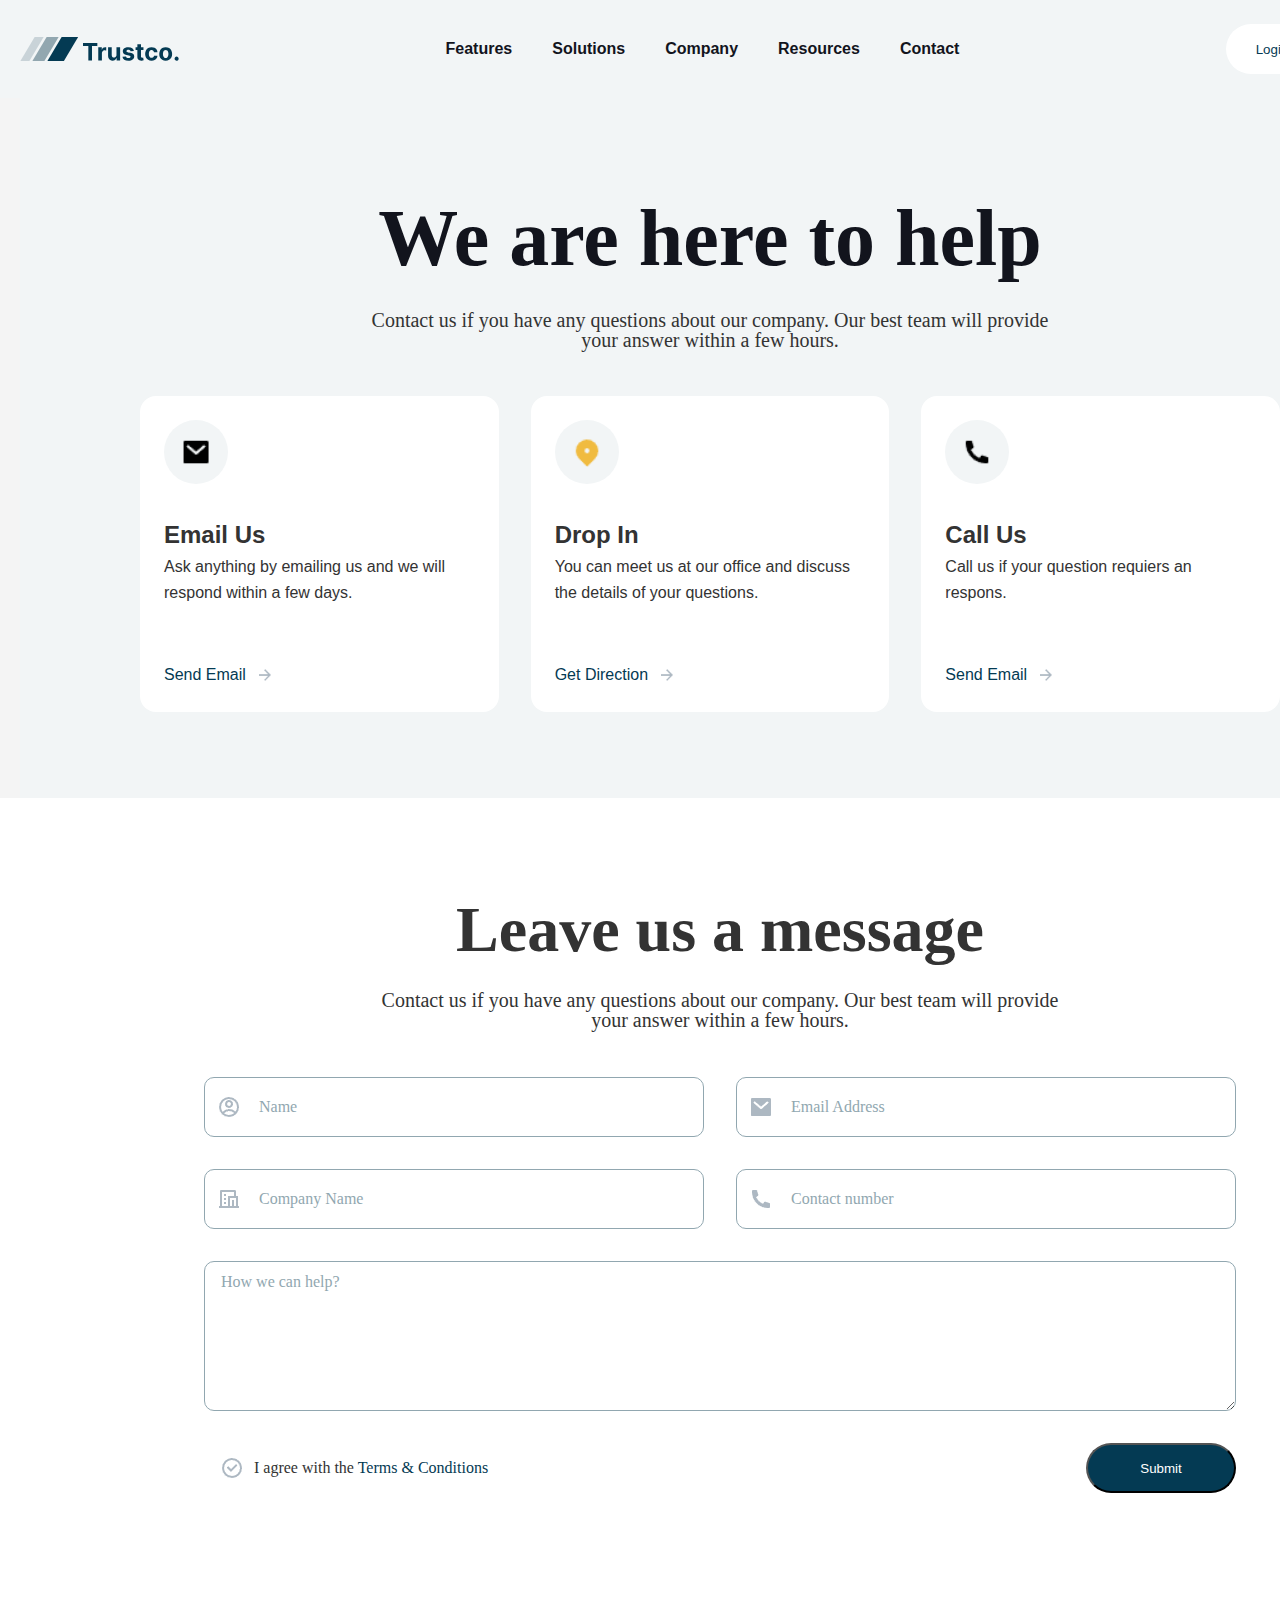
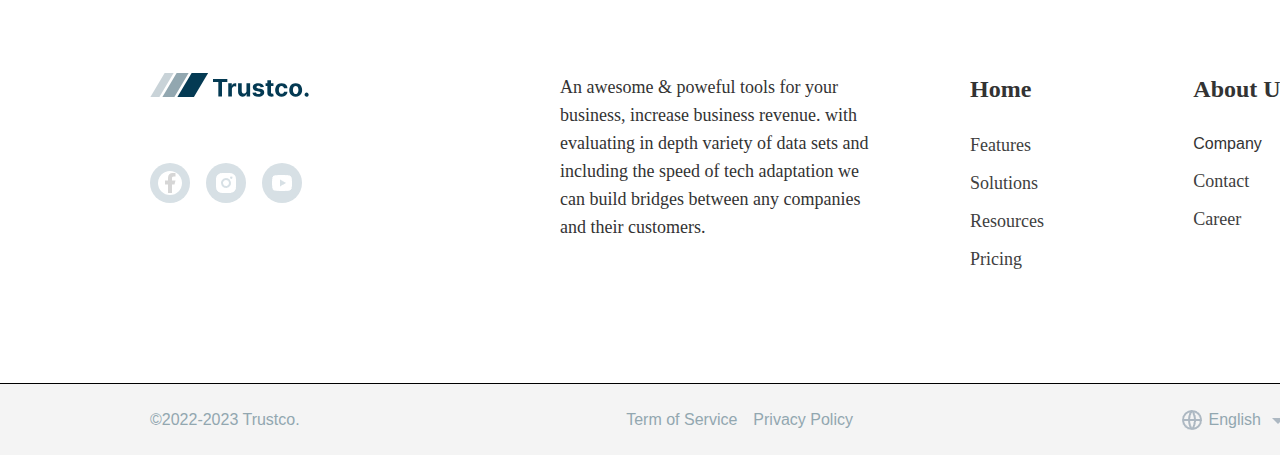
<file: contact.html>
<!DOCTYPE html>
<html lang="en">

<head>
    <meta charset="UTF-8">
    <meta name="viewport" content="width=device-width, initial-scale=1.0">
    <title>Landing Page Title</title>
    <link rel="stylesheet" href="style.css">
</head>

<body>
    <header>
        <nav class="container navbar">
            <div class="logo">
                <svg width="159" height="24" viewBox="0 0 159 24" fill="none" xmlns="http://www.w3.org/2000/svg">
                    <g clip-path="url(#clip0_4_1946)">
                        <path d="M41.625 0H58.125L43.875 24H27.375L41.625 0Z" fill="#043A53" />
                        <path d="M26.625 0H38.625L24.375 24H12.375L26.625 0Z" fill="#92A7B0" />
                        <path d="M14.625 0H23.625L9.375 24H0.375L14.625 0Z" fill="#C9D3D8" />
                    </g>
                    <path d="M63 9.04261V6H77.3352V9.04261H71.9915V23.4545H68.3437V9.04261H63Z" fill="#043A53" />
                    <path
                        d="M78.2685 23.4545V10.3636H81.7883V12.6477H81.9247C82.1633 11.8352 82.5639 11.2216 83.1264 10.8068C83.6889 10.3864 84.3366 10.1761 85.0696 10.1761C85.2514 10.1761 85.4474 10.1875 85.6577 10.2102C85.8679 10.233 86.0526 10.2642 86.2116 10.304V13.5256C86.0412 13.4744 85.8054 13.429 85.5043 13.3892C85.2031 13.3494 84.9276 13.3295 84.6776 13.3295C84.1435 13.3295 83.6662 13.446 83.2457 13.679C82.831 13.9062 82.5014 14.2244 82.2571 14.6335C82.0185 15.0426 81.8991 15.5142 81.8991 16.0483V23.4545H78.2685Z"
                        fill="#043A53" />
                    <path
                        d="M96.4837 17.8807V10.3636H100.114V23.4545H96.6285V21.0767H96.4922C96.1967 21.8438 95.7052 22.4602 95.0177 22.9261C94.3359 23.392 93.5035 23.625 92.5206 23.625C91.6456 23.625 90.8757 23.4261 90.2109 23.0284C89.5462 22.6307 89.0263 22.0653 88.6513 21.3324C88.282 20.5994 88.0945 19.7216 88.0888 18.6989V10.3636H91.7195V18.0511C91.7251 18.8239 91.9325 19.4347 92.3416 19.8835C92.7507 20.3324 93.299 20.5568 93.9865 20.5568C94.424 20.5568 94.8331 20.4574 95.2138 20.2585C95.5945 20.054 95.9013 19.7528 96.1342 19.3551C96.3729 18.9574 96.4893 18.4659 96.4837 17.8807Z"
                        fill="#043A53" />
                    <path
                        d="M113.911 14.0966L110.587 14.3011C110.53 14.017 110.408 13.7614 110.22 13.5341C110.033 13.3011 109.786 13.1165 109.479 12.9801C109.178 12.8381 108.817 12.767 108.396 12.767C107.834 12.767 107.359 12.8864 106.973 13.125C106.587 13.358 106.393 13.6705 106.393 14.0625C106.393 14.375 106.518 14.6392 106.768 14.8551C107.018 15.071 107.447 15.2443 108.055 15.375L110.425 15.8523C111.697 16.1136 112.646 16.5341 113.271 17.1136C113.896 17.6932 114.209 18.4545 114.209 19.3977C114.209 20.2557 113.956 21.0085 113.45 21.6562C112.95 22.304 112.263 22.8097 111.388 23.1733C110.518 23.5312 109.516 23.7102 108.379 23.7102C106.646 23.7102 105.266 23.3494 104.237 22.6278C103.214 21.9006 102.615 20.9119 102.439 19.6619L106.01 19.4744C106.118 20.0028 106.379 20.4062 106.794 20.6847C107.209 20.9574 107.74 21.0938 108.388 21.0938C109.024 21.0938 109.536 20.9716 109.922 20.7273C110.314 20.4773 110.513 20.1563 110.518 19.7642C110.513 19.4347 110.374 19.1648 110.101 18.9545C109.828 18.7386 109.408 18.5739 108.839 18.4602L106.572 18.0085C105.294 17.7528 104.342 17.3097 103.717 16.679C103.098 16.0483 102.788 15.2443 102.788 14.267C102.788 13.4261 103.016 12.7017 103.47 12.0938C103.93 11.4858 104.575 11.017 105.405 10.6875C106.24 10.358 107.217 10.1932 108.337 10.1932C109.99 10.1932 111.291 10.5426 112.24 11.2415C113.195 11.9403 113.751 12.892 113.911 14.0966Z"
                        fill="#043A53" />
                    <path
                        d="M123.458 10.3636V13.0909H115.575V10.3636H123.458ZM117.364 7.22727H120.995V19.4318C120.995 19.767 121.046 20.0284 121.148 20.2159C121.251 20.3977 121.393 20.5256 121.575 20.5994C121.762 20.6733 121.978 20.7102 122.222 20.7102C122.393 20.7102 122.563 20.696 122.734 20.6676C122.904 20.6335 123.035 20.608 123.126 20.5909L123.697 23.2926C123.515 23.3494 123.259 23.4148 122.93 23.4886C122.6 23.5682 122.2 23.6165 121.728 23.6335C120.853 23.6676 120.086 23.5511 119.427 23.2841C118.773 23.017 118.265 22.6023 117.901 22.0398C117.538 21.4773 117.359 20.767 117.364 19.9091V7.22727Z"
                        fill="#043A53" />
                    <path
                        d="M131.597 23.7102C130.256 23.7102 129.103 23.4261 128.137 22.858C127.177 22.2841 126.438 21.4886 125.921 20.4716C125.41 19.4545 125.154 18.2841 125.154 16.9602C125.154 15.6193 125.413 14.4432 125.93 13.4318C126.452 12.4148 127.194 11.6222 128.154 11.054C129.114 10.4801 130.256 10.1932 131.58 10.1932C132.722 10.1932 133.722 10.4006 134.58 10.8153C135.438 11.2301 136.117 11.8125 136.617 12.5625C137.117 13.3125 137.393 14.1932 137.444 15.2045H134.018C133.921 14.5511 133.665 14.0256 133.251 13.6278C132.842 13.2244 132.305 13.0227 131.64 13.0227C131.077 13.0227 130.586 13.1761 130.165 13.483C129.751 13.7841 129.427 14.2244 129.194 14.804C128.961 15.3835 128.844 16.0852 128.844 16.9091C128.844 17.7443 128.958 18.4545 129.185 19.0398C129.418 19.625 129.745 20.071 130.165 20.3778C130.586 20.6847 131.077 20.8381 131.64 20.8381C132.055 20.8381 132.427 20.7528 132.756 20.5824C133.092 20.4119 133.367 20.1648 133.583 19.8409C133.805 19.5114 133.95 19.1165 134.018 18.6562H137.444C137.387 19.6562 137.114 20.5369 136.626 21.2983C136.143 22.054 135.475 22.6449 134.623 23.071C133.771 23.4972 132.762 23.7102 131.597 23.7102Z"
                        fill="#043A53" />
                    <path
                        d="M145.683 23.7102C144.359 23.7102 143.214 23.429 142.249 22.8665C141.288 22.2983 140.547 21.5085 140.024 20.4972C139.501 19.4801 139.24 18.3011 139.24 16.9602C139.24 15.608 139.501 14.4261 140.024 13.4148C140.547 12.3977 141.288 11.608 142.249 11.0455C143.214 10.4773 144.359 10.1932 145.683 10.1932C147.007 10.1932 148.149 10.4773 149.109 11.0455C150.075 11.608 150.82 12.3977 151.342 13.4148C151.865 14.4261 152.126 15.608 152.126 16.9602C152.126 18.3011 151.865 19.4801 151.342 20.4972C150.82 21.5085 150.075 22.2983 149.109 22.8665C148.149 23.429 147.007 23.7102 145.683 23.7102ZM145.7 20.8977C146.303 20.8977 146.805 20.7273 147.209 20.3864C147.612 20.0398 147.916 19.5682 148.121 18.9716C148.331 18.375 148.436 17.696 148.436 16.9347C148.436 16.1733 148.331 15.4943 148.121 14.8977C147.916 14.3011 147.612 13.8295 147.209 13.483C146.805 13.1364 146.303 12.9631 145.7 12.9631C145.092 12.9631 144.581 13.1364 144.166 13.483C143.757 13.8295 143.447 14.3011 143.237 14.8977C143.033 15.4943 142.93 16.1733 142.93 16.9347C142.93 17.696 143.033 18.375 143.237 18.9716C143.447 19.5682 143.757 20.0398 144.166 20.3864C144.581 20.7273 145.092 20.8977 145.7 20.8977Z"
                        fill="#043A53" />
                    <path
                        d="M156.609 23.6761C156.047 23.6761 155.564 23.4773 155.16 23.0795C154.763 22.6761 154.564 22.1932 154.564 21.6307C154.564 21.0739 154.763 20.5966 155.16 20.1989C155.564 19.8011 156.047 19.6023 156.609 19.6023C157.155 19.6023 157.632 19.8011 158.041 20.1989C158.45 20.5966 158.655 21.0739 158.655 21.6307C158.655 22.0057 158.558 22.3494 158.365 22.6619C158.178 22.9688 157.93 23.2159 157.624 23.4034C157.317 23.5852 156.979 23.6761 156.609 23.6761Z"
                        fill="#043A53" />
                    <defs>
                        <clipPath id="clip0_4_1946">
                            <rect width="58.5" height="24" fill="white" />
                        </clipPath>
                    </defs>
                </svg>
            </div>
            <div class="nav-element">
                <a href="./index.html">Features</a>
                <a href="./index.html">Solutions</a>
                <a href="./index.html">Company</a>
                <a href="./index.html">Resources</a>
                <a href="#">Contact</a>
            </div>
            <div class="nav-btn">
                <button>
                    Login
                </button>
                <button>
                    Sign up
                </button>
            </div>
            <div class="hamberger">
                <svg width="25" height="25" viewBox="0 0 25 25" fill="none" xmlns="http://www.w3.org/2000/svg">
                    <path
                        d="M20.55 11.8916H4.45C3.92533 11.8916 3.5 12.3169 3.5 12.8416V12.9416C3.5 13.4663 3.92533 13.8916 4.45 13.8916H20.55C21.0747 13.8916 21.5 13.4663 21.5 12.9416V12.8416C21.5 12.3169 21.0747 11.8916 20.55 11.8916Z"
                        fill="black" />
                    <path
                        d="M20.55 16.8916H4.45C3.92533 16.8916 3.5 17.3169 3.5 17.8416V17.9416C3.5 18.4663 3.92533 18.8916 4.45 18.8916H20.55C21.0747 18.8916 21.5 18.4663 21.5 17.9416V17.8416C21.5 17.3169 21.0747 16.8916 20.55 16.8916Z"
                        fill="black" />
                    <path
                        d="M20.55 6.8916H4.45C3.92533 6.8916 3.5 7.31693 3.5 7.8416V7.9416C3.5 8.46627 3.92533 8.8916 4.45 8.8916H20.55C21.0747 8.8916 21.5 8.46627 21.5 7.9416V7.8416C21.5 7.31693 21.0747 6.8916 20.55 6.8916Z"
                        fill="black" />
                </svg>
            </div>
        </nav>
    </header>

    <main>
        <section class="container">
            <div id="contact-section" class="contact-section">
                <div >
                    <div class="contact-container-1">
                        <h1>We are here to help</h1>
                        <p>Contact us if you have any questions about our company. Our best team will
                            provide your answer within a few hours.</p>
                    </div>
                    <div class="contact-container-2">
                        <div class="container-2-card">
                            <div> <img src="./assets/mail-logo.png" alt="mail-logo"/>  </div>
                            <div>
                                <div>
                                    <h4>Email Us</h4>
                                    <p>Ask anything by emailing us and we will
                                        respond within a few days.</p> 
                                </div>
                                <div>
                                    <p>Send Email</p>
                                    <img src="./assets/arrow-right-line.png" alt="right-arrow" class="right-arrow" />
                                </div>  
                            </div>
                        </div>
                        <div class="container-2-card">
                            <div> <img src="./assets/location-logo.png" alt="location-logo"/>  </div>
                            <div>
                                <div>
                                    <h4>Drop In</h4>
                                    <p>You can meet us at our office and
                                        discuss the details of your questions.</p> 
                                </div>
                                 
                                <div>
                                    <p>Get Direction</p>
                                    <img src="./assets/arrow-right-line.png" alt="right-arrow" class="right-arrow" />
                                </div>  
                            </div>
                        </div>
                        <div class="container-2-card">
                            <div> <img src="./assets/phone-logo.png" alt="phone-logo"/>  </div>
                            <div>
                                <div>
                                    <h4>Call Us</h4>
                                    <p>Call us if your question requiers an
                                        respons.</p> 
                                </div>
                                 
                                <div>
                                    <p>Send Email</p>
                                    <img src="./assets/arrow-right-line.png" alt="right-arrow" class="right-arrow"/>
                                </div>  
                            </div>
                        </div>
                    </div>
                </div>
            </div>
        </section>

        <section class="container">
            <section class="leave-message">
               <div>
                  <div class="message-container-1">
                    <h2>Leave us a message</h2>
                    <p>Contact us if you have any questions about our company. Our best team will
                        provide your answer within a few hours.</p>
                  </div>
                  <div class="message-container-2">
                    <div>
                        <div class="message-input-container">
                            <img src="./assets/Accunt-logo.png" alt="profile-logo"/>
                            <input placeholder="Name" value="Name"/>
                        </div>
                        <div class="message-input-container">
                            <img src="./assets/mail-fill.png" alt="profile-logo"/>
                            <input placeholder="Email Address" value="Email Address" />
                        </div>
                    </div>
                    <div>
                        <div class="message-input-container">
                            <img src="./assets/hotel-line.png" alt="profile-logo"/>
                            <input placeholder="Company Name" value="Company Name"/>
                        </div>
                        <div class="message-input-container">
                            <img src="./assets/phone-fill.png" alt="profile-logo"/>
                            <input placeholder="Contact number" value="Contact number" />
                        </div>
                    </div>
                    <div>
                        <textarea placeholder="How we can help?"> How we can help?</textarea>
                    </div>
                  </div>
                  <div class="message-container-3">
                    <div>
                        <div>
                            <img src="./assets/checkbox-circle-line.png" alt="checkbox-circle-line4"/>
                            <p>I agree with the <span>Terms & Conditions</span> </p>
                        </div>
                        <button>Submit</button>
                    </div>
                  </div>
               </div>
            </section>
        </section> 
    </main>

    <!-- footer section  -->
    <footer class="container">
        <section id="footer" class="footer-section">
            <div>
                <div class="footer-card-1">
                    <div>
                        <svg width="211" height="32" viewBox="0 0 211 32" fill="none" xmlns="http://www.w3.org/2000/svg">
                            <g clip-path="url(#clip0_4_1946)">
                                <path d="M41.625 0H58.125L43.875 24H27.375L41.625 0Z" fill="#043A53" />
                                <path d="M26.625 0H38.625L24.375 24H12.375L26.625 0Z" fill="#92A7B0" />
                                <path d="M14.625 0H23.625L9.375 24H0.375L14.625 0Z" fill="#C9D3D8" />
                            </g>
                            <path d="M63 9.04261V6H77.3352V9.04261H71.9915V23.4545H68.3437V9.04261H63Z" fill="#043A53" />
                            <path
                                d="M78.2685 23.4545V10.3636H81.7883V12.6477H81.9247C82.1633 11.8352 82.5639 11.2216 83.1264 10.8068C83.6889 10.3864 84.3366 10.1761 85.0696 10.1761C85.2514 10.1761 85.4474 10.1875 85.6577 10.2102C85.8679 10.233 86.0526 10.2642 86.2116 10.304V13.5256C86.0412 13.4744 85.8054 13.429 85.5043 13.3892C85.2031 13.3494 84.9276 13.3295 84.6776 13.3295C84.1435 13.3295 83.6662 13.446 83.2457 13.679C82.831 13.9062 82.5014 14.2244 82.2571 14.6335C82.0185 15.0426 81.8991 15.5142 81.8991 16.0483V23.4545H78.2685Z"
                                fill="#043A53" />
                            <path
                                d="M96.4837 17.8807V10.3636H100.114V23.4545H96.6285V21.0767H96.4922C96.1967 21.8438 95.7052 22.4602 95.0177 22.9261C94.3359 23.392 93.5035 23.625 92.5206 23.625C91.6456 23.625 90.8757 23.4261 90.2109 23.0284C89.5462 22.6307 89.0263 22.0653 88.6513 21.3324C88.282 20.5994 88.0945 19.7216 88.0888 18.6989V10.3636H91.7195V18.0511C91.7251 18.8239 91.9325 19.4347 92.3416 19.8835C92.7507 20.3324 93.299 20.5568 93.9865 20.5568C94.424 20.5568 94.8331 20.4574 95.2138 20.2585C95.5945 20.054 95.9013 19.7528 96.1342 19.3551C96.3729 18.9574 96.4893 18.4659 96.4837 17.8807Z"
                                fill="#043A53" />
                            <path
                                d="M113.911 14.0966L110.587 14.3011C110.53 14.017 110.408 13.7614 110.22 13.5341C110.033 13.3011 109.786 13.1165 109.479 12.9801C109.178 12.8381 108.817 12.767 108.396 12.767C107.834 12.767 107.359 12.8864 106.973 13.125C106.587 13.358 106.393 13.6705 106.393 14.0625C106.393 14.375 106.518 14.6392 106.768 14.8551C107.018 15.071 107.447 15.2443 108.055 15.375L110.425 15.8523C111.697 16.1136 112.646 16.5341 113.271 17.1136C113.896 17.6932 114.209 18.4545 114.209 19.3977C114.209 20.2557 113.956 21.0085 113.45 21.6562C112.95 22.304 112.263 22.8097 111.388 23.1733C110.518 23.5312 109.516 23.7102 108.379 23.7102C106.646 23.7102 105.266 23.3494 104.237 22.6278C103.214 21.9006 102.615 20.9119 102.439 19.6619L106.01 19.4744C106.118 20.0028 106.379 20.4062 106.794 20.6847C107.209 20.9574 107.74 21.0938 108.388 21.0938C109.024 21.0938 109.536 20.9716 109.922 20.7273C110.314 20.4773 110.513 20.1563 110.518 19.7642C110.513 19.4347 110.374 19.1648 110.101 18.9545C109.828 18.7386 109.408 18.5739 108.839 18.4602L106.572 18.0085C105.294 17.7528 104.342 17.3097 103.717 16.679C103.098 16.0483 102.788 15.2443 102.788 14.267C102.788 13.4261 103.016 12.7017 103.47 12.0938C103.93 11.4858 104.575 11.017 105.405 10.6875C106.24 10.358 107.217 10.1932 108.337 10.1932C109.99 10.1932 111.291 10.5426 112.24 11.2415C113.195 11.9403 113.751 12.892 113.911 14.0966Z"
                                fill="#043A53" />
                            <path
                                d="M123.458 10.3636V13.0909H115.575V10.3636H123.458ZM117.364 7.22727H120.995V19.4318C120.995 19.767 121.046 20.0284 121.148 20.2159C121.251 20.3977 121.393 20.5256 121.575 20.5994C121.762 20.6733 121.978 20.7102 122.222 20.7102C122.393 20.7102 122.563 20.696 122.734 20.6676C122.904 20.6335 123.035 20.608 123.126 20.5909L123.697 23.2926C123.515 23.3494 123.259 23.4148 122.93 23.4886C122.6 23.5682 122.2 23.6165 121.728 23.6335C120.853 23.6676 120.086 23.5511 119.427 23.2841C118.773 23.017 118.265 22.6023 117.901 22.0398C117.538 21.4773 117.359 20.767 117.364 19.9091V7.22727Z"
                                fill="#043A53" />
                            <path
                                d="M131.597 23.7102C130.256 23.7102 129.103 23.4261 128.137 22.858C127.177 22.2841 126.438 21.4886 125.921 20.4716C125.41 19.4545 125.154 18.2841 125.154 16.9602C125.154 15.6193 125.413 14.4432 125.93 13.4318C126.452 12.4148 127.194 11.6222 128.154 11.054C129.114 10.4801 130.256 10.1932 131.58 10.1932C132.722 10.1932 133.722 10.4006 134.58 10.8153C135.438 11.2301 136.117 11.8125 136.617 12.5625C137.117 13.3125 137.393 14.1932 137.444 15.2045H134.018C133.921 14.5511 133.665 14.0256 133.251 13.6278C132.842 13.2244 132.305 13.0227 131.64 13.0227C131.077 13.0227 130.586 13.1761 130.165 13.483C129.751 13.7841 129.427 14.2244 129.194 14.804C128.961 15.3835 128.844 16.0852 128.844 16.9091C128.844 17.7443 128.958 18.4545 129.185 19.0398C129.418 19.625 129.745 20.071 130.165 20.3778C130.586 20.6847 131.077 20.8381 131.64 20.8381C132.055 20.8381 132.427 20.7528 132.756 20.5824C133.092 20.4119 133.367 20.1648 133.583 19.8409C133.805 19.5114 133.95 19.1165 134.018 18.6562H137.444C137.387 19.6562 137.114 20.5369 136.626 21.2983C136.143 22.054 135.475 22.6449 134.623 23.071C133.771 23.4972 132.762 23.7102 131.597 23.7102Z"
                                fill="#043A53" />
                            <path
                                d="M145.683 23.7102C144.359 23.7102 143.214 23.429 142.249 22.8665C141.288 22.2983 140.547 21.5085 140.024 20.4972C139.501 19.4801 139.24 18.3011 139.24 16.9602C139.24 15.608 139.501 14.4261 140.024 13.4148C140.547 12.3977 141.288 11.608 142.249 11.0455C143.214 10.4773 144.359 10.1932 145.683 10.1932C147.007 10.1932 148.149 10.4773 149.109 11.0455C150.075 11.608 150.82 12.3977 151.342 13.4148C151.865 14.4261 152.126 15.608 152.126 16.9602C152.126 18.3011 151.865 19.4801 151.342 20.4972C150.82 21.5085 150.075 22.2983 149.109 22.8665C148.149 23.429 147.007 23.7102 145.683 23.7102ZM145.7 20.8977C146.303 20.8977 146.805 20.7273 147.209 20.3864C147.612 20.0398 147.916 19.5682 148.121 18.9716C148.331 18.375 148.436 17.696 148.436 16.9347C148.436 16.1733 148.331 15.4943 148.121 14.8977C147.916 14.3011 147.612 13.8295 147.209 13.483C146.805 13.1364 146.303 12.9631 145.7 12.9631C145.092 12.9631 144.581 13.1364 144.166 13.483C143.757 13.8295 143.447 14.3011 143.237 14.8977C143.033 15.4943 142.93 16.1733 142.93 16.9347C142.93 17.696 143.033 18.375 143.237 18.9716C143.447 19.5682 143.757 20.0398 144.166 20.3864C144.581 20.7273 145.092 20.8977 145.7 20.8977Z"
                                fill="#043A53" />
                            <path
                                d="M156.609 23.6761C156.047 23.6761 155.564 23.4773 155.16 23.0795C154.763 22.6761 154.564 22.1932 154.564 21.6307C154.564 21.0739 154.763 20.5966 155.16 20.1989C155.564 19.8011 156.047 19.6023 156.609 19.6023C157.155 19.6023 157.632 19.8011 158.041 20.1989C158.45 20.5966 158.655 21.0739 158.655 21.6307C158.655 22.0057 158.558 22.3494 158.365 22.6619C158.178 22.9688 157.93 23.2159 157.624 23.4034C157.317 23.5852 156.979 23.6761 156.609 23.6761Z"
                                fill="#043A53" />
                            <defs>
                                <clipPath id="clip0_4_1946">
                                    <rect width="58.5" height="32" fill="white" />
                                </clipPath>
                            </defs>
                        </svg>
                    </div>
                    <div class="footer-social-links">
                        <div>
                            <img src="./assets/facebook-logo.svg" alt="facebook-image"/>
                        </div>
                        <div>
                            <img src="./assets/insta-image.png" alt="insta-image"/>
                        </div>
                        <div>
                            <img src="./assets/youtube-image.png" alt="youtube-image"/>
                        </div>
                    </div>
                </div>
                <div class="footer-card-2">
                    <p>An awesome & poweful tools for your business, increase business revenue. with evaluating in depth variety of data sets and including the speed of tech adaptation we can build bridges between any companies and their customers.</p>
                </div>
                <div class="footer-card-3">
                    <div>
                        <h4>Home</h4>
                        <a href="#">Features</a>
                        <a href="#">Solutions</a>
                        <a href="#">Resources</a>
                        <a href="#">Pricing</a>
                    </div>
                    <div>
                        <h4>About Us</h4>
                        <p href="#">Company</p>
                        <a href="#">Contact</a>
                        <a href="#">Career</a>
                    </div>
                </div>
            </div>
        </section>
        <section class="terms-section">
            <div>
                <div><p>©2022-2023 Trustco.</p></div>
                <div class="term-policy">
                    <p>Term of Service</p>
                    <p>Privacy Policy</p>
                </div>
                <div class="term-setting">
                    <img src="./assets/global-line-logo.png" alt="global-line-logo image" />
                    <p>English</p>
                    <img src="./assets/arrow-down-logo.png" alt="arrow-down-logo image" />
                </div>
            </div>
        </section>
    </footer>
</body>

</html>
</file>
<file: style.css>
* {
    box-sizing: border-box;
}

/* Color Palette (CSS Variables) */
:root {
    --primary-color: #007bff;
    --secondary-color: #6c757d;
    --accent-color: #28a745;
    --background-color: #f4f4f4;
    --primary-white-color: #FFF;
    --text-color: #12141D;
    --text-color-100: #404040;
    --text-color-200: #92A7B0;
    --base-color: #F2F5F6;
    --background-color-100: #043A53;
    --background-color-200: #F2F5F629;
}

body {
    margin: 0;
    background-color: var(--primary-white-color);
}


.section--blue {
    background-color: dodgerblue;
}

.section--dark {
    background-color: gold;
}

.navbar {
    display: flex;
    justify-content: space-between;
    padding: 24px 20px;
    background-color: var(--base-color);
}

.logo {
    display: flex;
    align-items: center;
    justify-content: center;
}

.nav-element {
    display: flex;
    gap: 40px;
    color:  var(--text-color);
    align-items: center;
}

.nav-element>a {
    color: var(--text-color);
    font-weight: 700;
    font-size: 16px;
    line-height: 100%;
    letter-spacing: 0%;
    text-align: center;
}

.nav-btn {
    display: flex;
    gap: 10px;
}

.nav-btn>button {
    gap: 10px;
    width: 92px;
    height: 50px;
    padding-top: 8px;
    padding-right: 16px;
    padding-bottom: 8px;
    padding-left: 16px;
    border-radius: 42px;
}

.nav-btn>button:nth-child(1) {
    color: var(--background-color-100);
    background-color: var(--primary-white-color);
    border: none;
}

.nav-btn>button:nth-child(2) {
    background-color: var(--background-color-100);;
    color: var(--primary-white-color);
}

.hamberger {
    justify-content: center;
    align-items: center;
    display: none;
}

.container {
    width: auto;
    margin: 0px 16px;
}

.hero-section {
    width: 100%;
    height: 700px;
    display: flex;
    justify-content: center;
    align-items: center;
}

.inner-hero-section {
    width: 1200px;
    height: 340px;
    display: flex;
    justify-content: center;
}

.first-hero {
    width: 200px;
    height: 100%;
    order: 1;
}
.first-hero img {
    width: 100%;
    height: 100%;
}

.second-hero {
    width: 710px;
    height: 280px;
    order: 2;
    display: flex;
    flex-direction: column;
    justify-content: space-between;
    gap: 32px;
    align-items: center;
}

.third-hero {
    width: 210px;
    height: 100%;
    order: 3;
}
.third-hero img {
    width: 100%;
    height: 100%;
}

.hero-text>h1 {
    font-family: Lato;
    font-weight: 800;
    font-size: 64px;
    line-height: 64px;
    letter-spacing: -2%;
    text-align: center;
}

.hero-text>p {
    font-family: Lato;
    font-weight: 500;
    font-size: 20px;
    line-height: 100%;
    letter-spacing: 0%;
    text-align: center;
    padding: 0px 15px 0px 15px;
}

.hero-btn {
    width: 410px;
    height: 65px;
    gap: 32px;
    display: flex;
}

.hero-btn>button {
    width: 141px;
    height: 60px;
    gap: 25px;
    padding-top: 16px;
    padding-right: 20px;
    padding-bottom: 16px;
    padding-left: 20px;
    border-radius: 55px;
    background-color: var(--background-color-100);;
    font-weight: 700;
    font-size: 16px;
    color: var(--primary-white-color);
}

.hero-play-btn {
    width: 236px;
    height: 67px;
    gap: 16px;
    padding-top: 16px;
    padding-right: 20px;
    padding-bottom: 16px;
    padding-left: 20px;
    border-radius: 55px;
    display: flex;
    align-items: center;
    justify-content: center;
}

.hero-play-btn>p {
    font-weight: 700;
    font-size: 18px;
    line-height: 28px;
    letter-spacing: 0%;
    text-align: right;
    vertical-align: middle;

}

.play-logo {
    position: relative;
    width: 35px;
    height: 35px;
    background-color: var(--background-color-100);;
    border-radius: 50%;
    display: flex;
    align-items: center;
    justify-content: center;
    padding-left: 3px;
}

.play-logo>p {
    width: 0;
    height: 0;
    border-left: 8px solid transparent;
    border-right: 8px solid transparent;
    border-bottom: 14px solid var(--base-color);
    transform: rotate(90deg);
    margin: 0;
}

/* trusted brands section css */

.brands-container {
    background-color: var(--primary-white-color);
    height: 100px;
    width: 1440px;
    margin: auto;
}

.brands {
    width: 1140px;
    height: 100%;
    margin: auto;
    display: flex;
    gap: 64px;
    align-items: center;
    background-color: var(--primary-white-color);
}

.brands>p {
    width: 260px;
    text-align: left;
    font-size: 16px;
}

.brands-list {
    display: flex;
    gap: 64px;
    align-items: center;
    justify-content: space-between;
}

/* video section css */

.video-section {
    width: 1440px;
    height: 940px;
    gap: 64px;
    padding-top: 100px;
    padding-right: 150px;
    padding-left: 150px;
    padding-bottom: 0px;
    background-color: var(--background-color-100);;
}

.video-section>div {
    width: 1140px;
    height: 100%;
    margin: auto;
    display: flex;
    flex-direction: column;
    justify-content: space-between;
}

.video-description {
    width: 100%;
    height: 144px;
    display: flex;
    justify-content: space-between;
}

.video-description>h1 {
    width: 100%;
    font-weight: 700;
    font-size: 50px;
    line-height: 72px;
    letter-spacing: -2%;
    color: var(--primary-white-color);
}

.video-description>h1>span {
    color: #F0B73F;
}

.video-description>div {
    width: 100%;
    display: flex;
    justify-content: flex-end;
    padding: 10px;
}

.video-description>div>p {
    width: 432px;
    font-weight: 400;
    font-size: 20px;
    line-height: 30px;
    letter-spacing: 0%;
    color: var(--primary-white-color);
}

.video-thumbnail {
    width: 100%;
    height: 640px;
    position: relative;
    overflow: hidden;
    border-top-left-radius: 16px;
    border-top-right-radius: 16px;
}

.video-thumbnail>a {
    display: block;
    width: 100%;
    height: 100%;
    position: relative;
}

.video-thumbnail>a>img {
    width: 100%;
    height: 100%;
    object-fit: cover;
    border-top-left-radius: 16px;
    border-top-right-radius: 16px;
}

.video-thumbnail-play {
    position: absolute;
    top: 50%;
    left: 50%;
    transform: translate(-50%, -50%);
    width: 120px;
    height: 120px;
    background-color: var(--primary-white-color);
    border-radius: 50%;
    display: flex;
    align-items: center;
    justify-content: center;
}

.video-thumbnail-play .play-icon {
    width: 0;
    height: 0;
    border-left: 24px solid var(--background-color-100);;
    border-top: 16px solid transparent;
    border-bottom: 16px solid transparent;
}

/* benefits section css */

.benefits-section {
    width: 1440px;
    height: 670px;
    background-color: var(--primary-white-color);
    gap: 64px;
    padding: 100px 150px;
}


.benefits-section>div {
    width: 1140px;
    height: 470px;
    background-color: var(--primary-white-color);
    margin: auto;
    display: flex;
    gap: 64px;
}

.benefits-container-1 {
    width: 256px;
    height: 100%;
    display: flex;
    flex-direction: column;
    gap: 32px;
}

.benefits-container-1>button {
    width: 125px;
    height: 43px;
    gap: 10px;
    padding: 4px 24px;
    border-radius: 100px;
    background-color: var(--background-color-100);;
    font-family: Lato;
    font-weight: 400;
    font-size: 18px;
    line-height: 35px;
    letter-spacing: 0%;
    color: var(--primary-white-color);
    border: none;


}

.benefits-container-1>h1 {
    width: 100%;
    height: 144px;
    font-weight: 700;
    font-size: 54px;
    line-height: 72px;
    letter-spacing: -2%;
    color: var(--text-color);
}

.benefits-container-1>p {
    width: 100%;
    height: 90px;
    font-weight: 400;
    font-size: 20px;
    line-height: 30px;
    letter-spacing: 0%;
    color: var(--text-color);
}

.benefits-container-2 {
    width: 820px;
    height: 100%;
    display: flex;
    gap: 16px;
}

.benefit-card {
    width: 262.67px;
    height: 390px;
    display: flex;
    flex-direction: column;
    gap: 16px;
    padding: 32px 24px;
    border-radius: 16px;
    background-color: var(--base-color);
}

.benefits-container-2>div:last-child {
    height: 470px;
}


.benefit-card>svg {
    width: 93px;
    height: 84px;
}

.benefits-container-2>div:last-child>svg {
    width: 104px;
    height: 104px;
}

.benefit-card>h3 {
    font-family: Lato;
    font-weight: 700;
    font-size: 24px;
    line-height: 32px;
    letter-spacing: 0%;
}

.benefit-card>p {
    font-family: Lato;
    font-weight: 400;
    font-size: 18px;
    line-height: 28px;
    letter-spacing: 0%;
}

/* numbers section css */

.numbers-section {
    width: 1440px;
    height: 320px;
    background-color: var(--primary-white-color);
    gap: 64px;
    padding: 100px 150px;
}


.numbers-section>div {
    width: 1140px;
    height: 120px;
    background-color: var(--primary-white-color);
    margin: auto;
    display: grid;
    grid-template-columns: repeat(4, 1fr);
    gap: 64px;
}

.numbers-card {
    width: 237px;
    height: 120px;
    display: flex;
    flex-direction: column;
    justify-content: center;
    align-items: center;
}

.numbers-card>h1 {
    font-family: Lato;
    font-weight: 700;
    font-size: 60px;
    line-height: 72px;
    letter-spacing: -2%;
    text-align: center;
    color: var(--background-color-100);;
}

.numbers-card>p {
    font-family: Lato;
    font-weight: 700;
    font-size: 24px;
    line-height: 32px;
    letter-spacing: 0%;
    text-align: center;
    color: #1E1E1E;
}

/* building bridges section css */

.bridges-section {
    width: 1440px;
    height: 700;
    background-color: var(--primary-white-color);
    gap: 77px;
    display: flex;
}

.bridges-container-1 {
    width: 700px;
    height: 100%;
    position: relative;
    display: flex;
    align-items: center;
    justify-content: flex-start;
    order: 1
}

.bridges-container-1>img {
    width: 629px;
    height: 100%;
    border-top-right-radius: 16px;
    border-bottom-right-radius: 16px;
}

.bridges-container-1>svg {
    position: absolute;
    bottom: 0px;
}

.bridges-container-2 {
    width: 511px;
    height: 700px;
    gap: 32px;
    display: flex;
    justify-content: center;
    flex-direction: column;
    order: 2
}

.bridges-container-2>h1 {
    font-family: Lato;
    font-weight: 700;
    font-size: 60px;
    line-height: 72px;
    letter-spacing: -2%;
    color: var(--text-color);

}

.bridges-container-2>h1>span {
    color: var(--text-color-200);
}

.bridges-container-2>p {
    font-family: Lato;
    font-weight: 400;
    font-size: 20px;
    line-height: 30px;
    letter-spacing: 0%;
}

.bridges-view-btn {
    width: 205px;
    height: 64px;
    gap: 25px;
    padding: 16px 16px 16px 24px;
    border-radius: 55px;
    background-color: var(--background-color-100);;
    display: flex;
    gap: 25px;
    justify-content: center;
    align-items: center;
    color: var(--primary-white-color);
}

.bridges-view-btn>p:last-child {
    width: 24px;
    height: 24px;
    background-color: var(--background-color-200);
    text-align: center;
    border-radius: 50%;
}



/* meet founders section css */

.founders-section {
    width: 1440px;
    height: 774px;
    background-color: var(--primary-white-color);
    gap: 77px;
    padding: 100px 0px 100px 0px;

}

.founders-section>div {
    width: 1140px;
    height: 100%;
    margin: auto;
    display: flex;
    gap: 64px;
}

.founders-container-2 {
    width: 700px;
    height: 100%;
    position: relative;
    display: flex;
    align-items: center;
    justify-content: flex-end;
    order: 2
}

.founders-container-2>img {
    width: 100%;
    height: 100%;
    object-fit: cover;
    border-top-right-radius: 16px;
    border-bottom-right-radius: 16px;
}

.founders-container-2>svg {
    position: absolute;
    bottom: -70px;
    left: -400px;
}

.founders-container-1 {
    width: 511px;
    height: 700px;
    gap: 32px;
    display: flex;
    flex-direction: column;
    order: 1;
}

.founders-container-1>h1 {
    font-family: Lato;
    font-weight: 700;
    font-size: 60px;
    line-height: 72px;
    letter-spacing: -2%;
    color: var(--text-color);

}

.founders-container-1>h1>span {
    color: var(--text-color-200);
}

.founders-container-1>p {
    font-family: Lato;
    font-weight: 400;
    font-size: 20px;
    line-height: 30px;
    letter-spacing: 0%;
}

.founders-team-btn {
    width: 336px;
    height: 64px;
    gap: 25px;
    padding: 16px 16px 16px 24px;
    border-radius: 55px;
    background-color: var(--background-color-100);;
    display: flex;
    gap: 25px;
    justify-content: center;
    align-items: center;
    color: var(--primary-white-color);
}

.founders-team-btn>p:last-child {
    width: 24px;
    height: 24px;
    background-color: var(--background-color-200);
    text-align: center;
    border-radius: 50%;
}

/* testimonial section css */

.testimonial-section {
    width: 1440px;
    height: 671px;
    padding: 100px 150px;
    background-color: var(--base-color);
}

.testimonial-section>div {
    display: flex;
    width: 1140px;
    flex-direction: column;
    gap: 64px;
}

.testimonial-container-1 {
    display: flex;
    width: 100%;
    height: 75px;
    justify-content: space-between;
    align-items: center;
}

.testimonial-container-1>h1 {
    font-family: Lato;
    font-weight: 700;
    font-size: 60px;
    line-height: 72px;
    letter-spacing: -2%;
}

.testimonial-container-1>div {
    display: flex;
    align-items: center;
    gap: 16px;
}

.testimonial-container-1>div>p {
    font-family: Lato;
    font-weight: 700;
    font-size: 18px;
    line-height: 28px;
    letter-spacing: 0%;
    text-align: right;
    vertical-align: middle;
}

.testimonial-container-2 {
    display: flex;
    width: 100%;
    height: 260px;
    gap: 32px;
}

.testimonial-container-2>div {
    width: 100%;
    height: 100%;
    border-radius: 16px;
    padding: 24px;
    display: flex;
    flex-direction: column;
    gap: 24px;
    background-color: var(--primary-white-color);
    box-shadow: 0px 1px 2px 0px #00000014;
}

.testimonial-container-2>div>p {
    width: 47px;
    height: 14px;
    opacity: 0.9;
    font-family: Lato;
    font-weight: 700;
    font-size: 90px;
    line-height: 70px;
    letter-spacing: -1.67px;
    color: #F0B73F;
}

.testimonial-container-2>div>h6 {
    height: 96px;
    font-family: Lato;
    font-weight: 400;
    font-size: 24px;
    line-height: 32px;
    letter-spacing: 0%;
    color: var(--text-color);
}

.testimonial-user {
    display: flex;
    width: 299px;
    height: 53px;
    gap: 12px;
}

.testimonial-user>img {
    width: 48px;
    height: 48px;
    border-radius: 50%;
}

.testimonial-user>div>h6 {
    font-family: Lato;
    font-weight: 700;
    font-size: 16px;
    line-height: 24px;
    letter-spacing: 0%;
}

.testimonial-user>div>p {
    font-family: Lato;
    font-weight: 400;
    font-size: 16px;
    line-height: 24px;
    letter-spacing: 0%;
    color: var(--text-color-100);
}

.testimonial-container-3 {
    width: 173px;
    height: 12px;
    margin: auto;
    display: flex;
    gap: 11px;
}

.testimonial-container-3>div {
    width: 20px;
    border-radius: 10px;
    background-color: #D7E0E5;
}

.testimonial-container-3>div:nth-child(2) {
    width: 80px;
    border-radius: 10px;
    background-color: var(--background-color-100);;
}

.testimonial-container-4 {
    display: none;
}

#testimonials-card {
    display: none;
}


/* blogs section css */

.blogs-section {
    width: 1440px;
    height: 923px;
    padding: 100px 150px 150px 150px;
    background-color: var(--base-color);
}

.blogs-section>div {
    display: flex;
    width: 1140px;
    flex-direction: column;
    gap: 64px;
}

.blogs-container-1 {
    display: flex;
    width: 100%;
    height: 72px;
    justify-content: space-between;
    align-items: center;
}

.blogs-container-1>h1 {
    font-family: Lato;
    font-weight: 700;
    font-size: 60px;
    line-height: 72px;
    letter-spacing: -2%;
}

.blogs-container-1>div {
    display: flex;
    align-items: center;
    gap: 16px;
}

.blogs-container-1>div>p {
    font-family: Lato;
    font-weight: 700;
    font-size: 18px;
    line-height: 28px;
    letter-spacing: 0%;
    text-align: right;
    vertical-align: middle;
}

.blogs-container-1 span {
    font-family: Lato;
    font-weight: 700;
    font-size: 60px;
    line-height: 72px;
    letter-spacing: 0%;
    text-align: center;
    color: var(--background-color-100);;
}

.blogs-container-2 {
    display: flex;
    width: 100%;
    height: 537px;
    gap: 32px;
}

.blogs-container-2>div {
    width: 100%;
    height: 100%;
    border-radius: 8px;
    display: flex;
    flex-direction: column;
    gap: 16px;
    background-color: var(--primary-white-color);
    box-shadow: 0px 1px 2px 0px #00000014;
    border: 1px solid var(--base-color);
}

.blogs-container-2>div>img {
    width: 100%;
    height: 257px;
    border-top-left-radius: 8px;
    border-top-right-radius: 8px;
}

.blogs-inner-card {
    width: 100%;
    height: 264px;
    padding-right: 25px;
    padding-bottom: 24px;
    padding-left: 25px;
    display: flex;
    flex-direction: column;
    gap: 16px;
}

.blogs-inner-card>h6 {
    font-family: Lato;
    font-weight: 700;
    font-size: 24px;
    line-height: 32px;
    letter-spacing: 0%;
}

.blogs-inner-card>p:nth-child(1) {
    font-family: Lato;
    font-weight: 700;
    font-size: 16px;
    line-height: 24px;
}

.blogs-inner-card>p:nth-child(1) span {
    color: var(--text-color-100);
    font-weight: 400;
    margin-left: 10px;
}

.blogs-inner-card>p:nth-child(3) {
    font-family: Lato;
    font-weight: 400;
    font-size: 18px;
    line-height: 28px;
    letter-spacing: 0%;
    color: var(--text-color-100);
}

.blogs-inner-card>div {
    display: flex;
    gap: 16px;
    align-items: center;
    font-family: Lato;
    font-weight: 700;
    font-size: 18px;
    line-height: 28px;
}

/* cta banner css */

.cta-banner-section {
    width: 1440px;
    height: 520px;
    background-color: var(--text-color);
    display: flex;
    align-items: center;
    position: relative;
    overflow: hidden;
}

.cta-banner-section>div {
    margin-left: 150px;
    width: 673px;
    height: 312px;
    display: flex;
    flex-direction: column;
    gap: 50px;
}

.cta-banner-section>div>h1 {
    font-family: Lato;
    font-weight: 700;
    font-size: 60px;
    line-height: 72px;
    letter-spacing: -2%;
    text-transform: capitalize;
    color: var(--primary-white-color);
}

.cta-banner-section img {
    position: absolute;
    top: 0;
    right: 0px;
    width: 773px;
    height: 700px;
    object-fit: cover;
}

.cta-banner-section>div>div {
    display: flex;
    flex-direction: column;
    gap: 24px;
    color: var(--primary-white-color);
    font-family: Lato;
    font-weight: 400;
    font-size: 20px;
    line-height: 30px;
    letter-spacing: 0%;
}

.trial-btn {
    width: 273px;
    height: 64px;
    gap: 25px;
    padding: 16px 16px 16px 24px;
    border-radius: 55px;
    display: flex;
    gap: 25px;
    justify-content: center;
    align-items: center;
    color: var(--primary-white-color);
    background-color: #F0B73F;
}

.trial-btn>p:last-child {
    width: 24px;
    height: 24px;
    background-color: var(--background-color-200);
    text-align: center;
    border-radius: 50%;
}


/* footer section css */

.footer-section {
    width: 1440px;
    height: 390px;
    background-color: var(--primary-white-color);
    padding: 80px 150px;
}

.footer-section>div {
    width: 1140px;
    margin: auto;
    display: grid;
    grid-template-columns: repeat(3, 1fr);
    gap: 90px;
}

.footer-card-1 {
    width: 100%;
    display: flex;
    flex-direction: column;
    gap: 50px;
}

.footer-social-links {
    display: flex;
    width: 247px;
    height: 40px;
    gap: 16px;
}

.footer-social-links>div {
    width: 40px;
    height: 100%;
    border-radius: 50%;
    background-color: #D7E0E5;
    display: flex;
    align-items: center;
    justify-content: center;
}

.footer-social-links img {
    width: 24px;
    height: 24px;
    border-radius: 50%;
}

.footer-social-links>div:nth-child(1)>img {
    background-color: var(--primary-white-color);
}

.footer-card-2>p {
    font-family: Lato;
    font-weight: 400;
    font-size: 18px;
    line-height: 28px;
    letter-spacing: 0%;
}

.footer-card-3 {
    width: 100%;
    display: flex;
    justify-content: space-between;
}

.footer-card-3>div {
    display: flex;
    flex-direction: column;
    gap: 10px;
}

.footer-card-3 h4 {
    font-family: Lato;
    font-weight: 700;
    font-size: 24px;
    line-height: 32px;
    letter-spacing: 0%;
    margin-bottom: 16px;
}

.footer-card-3 a {
    font-family: Lato;
    font-weight: 400;
    font-size: 18px;
    line-height: 28px;
    letter-spacing: 0%;
    color: var(--text-color-100);
}

/* Site credit section css */

.site-credit-section {
    width: 1440px;
    height: 338px;
    display: flex;
    justify-content: center;
    align-items: center;
    gap: 10px;
    padding-top: 40px;
    padding-bottom: 40px;
    background-color: var(--base-color);

}

.site-credit-section>div {
    width: 676px;
    height: 278px;
    border-radius: 20px;
    border: 1px solid #888888;
    background-color: var(--primary-white-color);
    display: flex;
    flex-direction: column;
    align-items: center;
}

.site-credit-section>div>p {
    width: 100%;
    height: 84px;
    gap: 10px;
    text-align: center;
    padding-top: 30px;
    border-bottom: 1px solid #888888;
    font-family: Poppins;
    font-weight: 400;
    font-size: 16px;
    line-height: 24px;
    letter-spacing: 0.2px;
}

.site-credit-section span {
    color: #6439FF;
}

.collaboarators {
    width: 100%;
    height: 194px;
    display: flex;
    flex-direction: column;
    justify-content: center;
    align-items: center;
    gap: 30px;
    padding: 30px 100px;
}

.collaboarators>p {
    font-family: Poppins;
    font-weight: 400;
    font-size: 16px;
    line-height: 24px;
    letter-spacing: 0.2px;
}

.collaboarators>div {
    display: flex;
    gap: 19px;
}

.collaboarators img {
    width: 80px;
    height: 80px;
    border-radius: 50%;
}

.terms-section {
    width: 1440px;
    height: 72px;
    border-top: 1px solid #000000;
}

.terms-section>div {
    width: 1140px;
    height: 100%;
    margin: auto;
    display: flex;
    justify-content: space-between;
    align-items: center;
    color: var(--text-color-200);
}

.term-policy {
    display: flex;
    gap: 16px;
}

.term-setting {
    display: flex;
    gap: 5px;
    align-items: center;
    justify-content: center;
}

.term-policy img {
    width: 24px;
    height: 24px;
}

/* contact page css */

.contact-section {
    width: 1400px;
    height: 700px;
    gap: 10px;
    padding: 100px 120px;
    display: flex;
    flex-direction: column;
    margin: auto;
    background-color: var(--base-color);

}

.contact-section>div {
    width: 1140px;
    display: flex;
    justify-content: center;
    align-items: center;
    flex-direction: column;
    gap: 32px;
}

.contact-container-1 {
    width: 709px;
    height: 166px;
    display: flex;
    flex-direction: column;
    gap: 16px;
}

.contact-container-1 h1 {
    font-family: Lato;
    font-weight: 800;
    font-size: 80px;
    line-height: 100%;
    letter-spacing: -2%;
    text-align: center;
    color: var(--text-color);

}

.contact-container-1 p {
    font-family: Lato;
    font-weight: 500;
    font-size: 20px;
    line-height: 100%;
    letter-spacing: 0%;
    text-align: center;
}

.contact-container-2 {
    width: 100%;
    height: 316px;
    display: flex;
    gap: 32px;
    justify-content: space-between;
}

.contact-container-2>div {
    width: 100%;
    height: 100%;
    display: flex;
    flex-direction: column;
    gap: 32px;
    border-radius: 16px;
    padding: 24px;
    background-color: var(--primary-white-color);
}

.container-2-card>div:nth-child(1) {
    width: 64px;
    height: 64px;
    border-radius: 50%;
    background-color: var(--base-color);
    display: flex;
    justify-content: center;
    align-items: center;
}

.container-2-card>div>img {
    width: 30px;
    height: 30px;
}

.container-2-card>div:nth-child(2) {
    width: 100%;
    height: 172px;
    display: flex;
    flex-direction: column;
    justify-content: space-between;
}

.container-2-card>div:nth-child(2)>div:nth-child(2) {
    width: 100%;
    display: flex;
    align-items: center;
    gap: 10px;
    color: var(--background-color-100);;
}

.right-arrow {
    width: 18px;
    height: 18px;
}

.leave-message {
    width: 1440px;
    height: 795px;
    gap: 10px;
    padding: 100px 120px;
    background-color: var(--primary-white-color);
}

.leave-message>div {
    width: 1200px;
    height: 595px;
    display: flex;
    flex-direction: column;
    align-items: center;
    gap: 32px;
}

.message-container-1 {
    width: 709px;
    height: 147px;
    display: flex;
    flex-direction: column;
    align-items: center;
    gap: 16px;
}

.message-container-1>h2 {
    font-family: Lato;
    font-weight: 800;
    font-size: 64px;
    line-height: 100%;
    letter-spacing: -2%;
    text-align: center;
}

.message-container-1 p {
    font-family: Lato;
    font-weight: 500;
    font-size: 20px;
    line-height: 100%;
    letter-spacing: 0%;
    text-align: center;
}

.message-container-2 {
    width: 100%;
    display: flex;
    flex-direction: column;
    height: 334px;
    gap: 32px;
    padding-right: 84px;
    padding-left: 84px;

}

.message-container-2>div {
    display: flex;
    gap: 32px;
}

.message-input-container {
    width: 100%;
    height: 60px;
    border-radius: 10px;
    padding: 12px;
    gap: 16px;
    display: flex;
    align-items: center;
    border: 1px solid #91A7B0
}

.message-input-container input {
    outline: none;
    border: none;
    font-family: Lato;
    font-weight: 400;
    font-size: 16px;
    line-height: 100%;
    letter-spacing: 0%;
    color: #91A7B0;
}

.message-input-container image {
    width: 36px;
    height: 36px;
}

.message-container-2 textarea {
    width: 100%;
    height: 150px;
    gap: 15px;
    border-radius: 10px;
    border-width: 1px;
    padding: 12px;
    border: 1px solid #91A7B0;
    color: #91A7B0;
    font-family: Lato;
    font-weight: 400;
    font-size: 16px;
    line-height: 100%;
    letter-spacing: 0%;
    outline: none;
}

.message-container-3 {
    display: flex;
    width: 100%;
    height: 50px;
    justify-content: space-between;
    padding-right: 84px;
    padding-left: 84px;
}

.message-container-3>div {
    width: 1140px;
    height: 100%;
    display: flex;
    justify-content: space-between;
}

.message-container-3>div>div {
    display: flex;
    justify-content: space-between;
    align-items: center;
    gap: 10px;
    padding: 8px 16px;
    font-family: Lato;
    font-weight: 400;
    font-size: 16px;
    line-height: 100%;
    letter-spacing: 0%;
    text-align: center;

}

.message-container-3 img {
    width: 24px;
    height: 24px;
}

.message-container-3 span {
    color: var(--background-color-100);;
}

.message-container-3 button {
    width: 150px;
    height: 50;
    gap: 10px;
    padding: 8px 16px;
    border-radius: 42px;
    background-color: var(--background-color-100);;
    color: var(--primary-white-color);
}



/* Mobile Styles */
@media (max-width: 468px) {
    .container {
        width: 100%;
        margin-right: 0px;
        margin-left: 0px;
    }

    .nav-element {
        display: none;
    }

    .nav-btn {
        display: none;
    }

    .hamberger {
        display: flex;
    }

    .hero-section {
        background-color: var(--base-color);
    }

    .hero-section {
        height: 500px;
    }

    .inner-hero-section {
        width: 90%;
        height: 400px;
        flex-direction: column;
        justify-content: center;
        align-items: center;
    }

    .first-hero,
    .third-hero {
        width: 50%;
        height: 120px;
        text-align: center;
    }

    .second-hero {
        width: 100%;
        height: auto;
        order: 1;
    }

    .first-hero {
        order: 2;
        display: none;
    }

    .third-hero {
        order: 3;
        display: none;
    }

    .hero-text>h1 {
        font-weight: 700;
        font-size: 36px;
        line-height: 36px;
    }

    .hero-text>p {
        font-size: 14px;
        line-height: 20px;
        padding: 0px;
    }

    .hero-btn {
        width: 100%;
        height: 200px;
        display: flex;
        flex-direction: column;
        justify-content: center;
        align-items: center;
        gap: 20px;
    }

    .brands-container {
        width: 100%;
        height: 250px;
        padding: 10px;
    }

    .brands {
        width: 90%;
        align-items: center;
        gap: 30px;
        justify-content: center;
        flex-direction: column;
    }

    .brands>p {
        width: 90%;
        text-align: center;
        font-size: 16px;
    }

    .brands-list {
        flex-wrap: wrap;
        gap: 24px;
        justify-content: center;
    }

    /* video section css for mobile screen */

    .video-section {
        width: 100%;
        height: 450px;
        gap: 25px;
        padding-top: 50px;
        padding-right: 20px;
        padding-left: 20px;
        padding-bottom: 0px;
    }

    .video-section>div {
        width: 100%;
        height: 100%;
        margin: auto;
        display: flex;
        flex-direction: column;
        justify-content: space-between;
    }

    .video-description {
        width: 100%;
        height: 172px;
        gap: 10px;
        flex-direction: column;
        justify-content: space-between;
    }

    .video-description>h1 {
        width: 100%;
        font-size: 30px;
        line-height: 38px;
    }

    .video-description>div {
        width: 100%;
        display: flex;
        justify-content: flex-start;
        padding: 0px;
    }

    .video-description>div>p {
        width: 100%;
        font-weight: 100;
        font-size: 14px;
        line-height: 20px;
    }

    .video-thumbnail {
        width: 100%;
        height: 186px;
    }

    .video-thumbnail>a {
        display: block;
        width: 100%;
        height: 100%;
        position: relative;
    }

    .video-thumbnail>a>img {
        border-top-left-radius: 8px;
        border-top-right-radius: 8px;
    }

    .video-thumbnail-play {
        width: 35px;
        height: 35px;
    }

    .video-thumbnail-play .play-icon {
        width: 0;
        height: 0;
        border-left: 12px solid var(--background-color-100);
        border-top: 8px solid transparent;
        border-bottom: 8px solid transparent;
    }

    /* benefits section css */
    .benefits-section {
        width: 100%;
        height: 1160px;
        gap: 32px;
        padding: 50px 20px;
    }

    .benefits-section>div {
        width: 100%;
        height: 100%;
        margin: auto;
        flex-direction: column;
        gap: 32px;
    }

    .benefits-container-1 {
        width: 100%;
        height: 140px;
        display: flex;
        flex-direction: column;
        justify-content: center;
        align-items: center;
        gap: 10px;
    }

    .benefits-container-1>button {
        width: 93px;
        height: 26px;
        gap: 10px;
        padding: 4px 16px;
        border-radius: 100px;
        font-weight: 500;
        font-size: 14px;
        line-height: 20px;
        letter-spacing: 0%;
    }

    .benefits-container-1>h1 {
        width: 100%;
        font-size: 30px;
        line-height: 38px;
        text-align: center;

    }

    .benefits-container-1>p {
        width: 100%;
        height: 90px;
        font-size: 14px;
        line-height: 20px;
        text-align: center;
    }

    .benefits-container-2 {
        width: 100%;
        height: 100%;
        display: flex;
        flex-direction: column;
        gap: 16px;
    }

    .benefit-card {
        width: 100%;
        height: 280px;
        display: flex;
        flex-direction: column;
        gap: 16px;
    }

    .benefits-container-2>div:last-child {
        height: 300px;
    }


    .benefit-card>svg {
        width: 93px;
        height: 84px;
    }

    .benefits-container-2>div:last-child>svg {
        width: 80px;
        height: 76px;
    }

    .benefit-card>h3 {
        font-size: 20px;
        line-height: 30px;
    }

    .benefit-card>p {
        font-size: 14px;
        line-height: 20px;
    }

    /* numbers section css for mobile screen */

    .numbers-section {
        width: 100%;
        height: 284px;
        gap: 32px;
        padding: 50px 20px;
    }

    .numbers-section>div {
        width: 100%;
        height: 120px;
        gap: 32px;
        grid-template-columns: repeat(2, 1fr);
    }

    .numbers-card {
        width: 158px;
        height: 76px;
    }

    .numbers-card>h1 {
        font-size: 36px;
        line-height: 44px;
    }

    .numbers-card>p {
        font-weight: 500;
        font-size: 16px;
        line-height: 24px;
    }


    /* building bridges section css for mobile screen */

    .bridges-section {
        width: 100%;
        height: 770;
        background-color: var(--primary-white-color);
        gap: 32px;
        display: flex;
        flex-direction: column;
        padding-top: 50px;
        padding-bottom: 50px;
    }

    .bridges-container-1 {
        width: 100%;
        height: 100%;
        position: relative;
        display: flex;
        align-items: center;
        justify-content: flex-start;
        order: 2
    }

    .bridges-container-1>img {
        width: 85%;
        height: 100%;
        border-top-right-radius: 16px;
        border-bottom-right-radius: 16px;
    }

    .bridges-container-1>svg {
        position: absolute;
        bottom: 0;
        left: 20px;
        width: 500px;
        height: 500px;
    }

    .bridges-container-2 {
        width: 100%;
        height: 300px;
        gap: 16px;
        display: flex;
        justify-content: center;
        flex-direction: column;
        align-items: center;
        order: 1;
        padding-left: 20px;
        padding-right: 20px;

    }

    .bridges-container-2>h1 {
        width: 320px;
        margin: auto;
        text-align: center;
        font-size: 30px;
        line-height: 38px;

    }

    .bridges-container-2>h1>span {
        color: var(--text-color-200);
    }

    .bridges-container-2>p {
        font-family: Lato;
        font-weight: 400;
        font-size: 20px;
        line-height: 30px;
        letter-spacing: 0%;
    }

    .bridges-view-btn {
        width: 205px;
        height: 64px;
        gap: 25px;
        padding: 16px 16px 16px 24px;
        border-radius: 55px;
        background-color: var(--background-color-100);
        display: flex;
        gap: 25px;
        justify-content: center;
        align-items: center;
        color: var(--primary-white-color);
    }

    .bridges-view-btn>p:last-child {
        width: 24px;
        height: 24px;
        background-color: var(--background-color-200);
        text-align: center;
        border-radius: 50%;
    }

    /* meet founders section css */

    .founders-section {
        width: 100%;
        height: 960px;
        gap: 32px;
        padding: 50px 20px;

    }

    .founders-section>div {
        width: 100%;
        height: 100%;
        margin: auto;
        display: flex;
        flex-direction: column;
        gap: 64px;
    }

    .founders-container-2 {
        width: 100%;
        height: 100%;
        position: relative;
        display: flex;
        align-items: center;
        justify-content: flex-end;
        order: 2;
    }

    .founders-container-2>img {
        width: 100%;
        height: 100%;
        object-fit: cover;
        border-top-right-radius: 16px;
        border-bottom-right-radius: 16px;
    }

    .founders-container-2>svg {
        display: none;
        /* position: absolute;
        bottom: -100px;
        left: -400px;
        height: 400px;
        width: 500px; */

    }

    .founders-container-1 {
        width: 100%;
        height: 700px;
        display: flex;
        flex-direction: column;
        align-items: center;
        gap: 16px;
        order: 1;
    }

    .founders-container-1>h1 {
        font-size: 30px;
        line-height: 38px;
    }

    .founders-container-1>h1>span {
        color: var(--text-color-200);
    }

    .founders-container-1>p {
        font-size: 16px;
        line-height: 24px;
        text-align: center;
    }

    .founders-team-btn {
        width: 336px;
        height: 64px;
        gap: 25px;
        padding: 16px 16px 16px 24px;
        border-radius: 55px;
        background-color: var(--background-color-100);
        display: flex;
        gap: 25px;
        justify-content: center;
        align-items: center;
        color: var(--primary-white-color);
    }

    .founders-team-btn>p:last-child {
        width: 24px;
        height: 24px;
        background-color: var(--background-color-200);
        text-align: center;
        border-radius: 50%;
    }

    /* testimonial section css for mobile screen */

    .testimonial-section {
        width: 100%;
        height: 556px;
        padding: 50px 20px;
        overflow: hidden;
    }

    .testimonial-section>div {
        display: flex;
        width: 100%;
        flex-direction: column;
        gap: 32px;
    }

    .testimonial-container-1 {
        display: flex;
        width: 100%;
        height: 75px;
        justify-content: center;
        align-items: center;
        flex-direction: column;
    }

    .testimonial-container-1>h1 {
        text-align: center;
        font-size: 30px;
        line-height: 38px;
        letter-spacing: 0%;
    }

    .testimonial-container-1>div {
        display: none;
    }

    .testimonial-container-1>div>p {
        font-family: Lato;
        font-weight: 700;
        font-size: 18px;
        line-height: 28px;
        letter-spacing: 0%;
        text-align: right;
        vertical-align: middle;
    }

    .testimonial-container-2 {
        display: flex;
        width: 862px;
        height: 244px;
        margin-left: -45%;
        gap: 16px;
        order: 3;
    }

    .testimonial-container-2>div {
        width: 276px;
        height: 100%;
        border-radius: 16px;
        padding: 24px;
        display: flex;
        flex-direction: column;
        gap: 24px;
        background-color: var(--primary-white-color);
        box-shadow: 0px 1px 2px 0px #00000014;
    }

    .testimonial-container-2>div>h6 {
        width: 100%;
        height: 96px;
        font-size: 16px;
        line-height: 24px;
    }

    #testimonials-card {
        display: flex;
    }

    .testimonial-user {
        display: flex;
        width: 299px;
        height: 53px;
        gap: 12px;
    }

    .testimonial-user>img {
        width: 32px;
        height: 32px;
        border-radius: 50%;
    }

    .testimonial-user>div>h6 {
        font-size: 14px;
        line-height: 20px;
    }

    .testimonial-user>div>p {
        font-size: 12px;
        line-height: 18px;
    }

    .testimonial-container-4 {
        display: flex;
        align-items: center;
        justify-content: center;
        gap: 16px;
        order: 4;
    }

    .testimonial-container-4>p {
        font-family: Lato;
        font-weight: 700;
        font-size: 18px;
        line-height: 28px;
        letter-spacing: 0%;
        text-align: right;
        vertical-align: middle;
    }

    /* blogs section css for mobile screen */

    .blogs-section {
        width: 100%;
        height: 697px;
        padding: 50px 20px;
        background-color: var(--base-color);
        overflow: hidden;
    }

    .blogs-section>div {
        display: flex;
        width: 100%;
        flex-direction: column;
        gap: 32px;
    }

    .blogs-container-1 {
        height: 38px;
        flex-direction: column;
    }

    .blogs-container-1>div {
        display: none;
    }

    .blogs-container-1>h1 {
        font-size: 30px;
        line-height: 38px;
    }

    .blogs-container-1 span {
        font-size: 30px;
        line-height: 38px;
    }

    .blogs-container-2 {
        display: flex;
        width: 897px;
        height: 467px;
        gap: 16px;
        margin-left: -45%;
    }

    .blogs-container-2>div>img {
        width: 100%;
        height: 257px;
        border-top-left-radius: 8px;
        border-top-right-radius: 8px;
    }

    .blogs-inner-card {
        height: 194px;
        padding: 0px 16px 16px 16px;
        gap: 8px;
    }

    .blogs-inner-card>h6 {
        font-size: 18px;
        line-height: 28px;
    }

    .blogs-inner-card>p:nth-child(1) {
        font-size: 12px;
        line-height: 18px;
    }

    .blogs-inner-card>p:nth-child(1) span {
        color: var(--text-color-100);
        font-weight: 400;
        margin-left: 10px;
    }

    .blogs-inner-card>p:nth-child(3) {
        font-size: 14px;
        line-height: 20px;
    }

    .blogs-inner-card>div {
        font-size: 14px;
        line-height: 20px;
    }

    /* cta banner css for mobile screen*/

    .cta-banner-section {
        width: 100%;
        height: 620px;
        align-items: center;
        flex-direction: column;
        position: relative;
        overflow: hidden;
    }

    .cta-banner-section>div {
        width: 90%;
        height: 100%;
        margin: auto;
        margin-top: 40px;
        padding-left: 30px;
        gap: 24px;
        align-items: center;
    }

    .cta-banner-section>div>h1 {
        font-size: 30px;
        line-height: 38px;
        text-align: center;
    }

    .cta-banner-section img {
        position: relative;
        width: 100%;
        height: 100%;
        object-fit: cover;
    }

    .cta-banner-section>div>div {
        align-items: center;
        font-weight: 400;
        font-size: 20px;
        line-height: 30px;
    }

    /* footer section css for mobile screen */

    .footer-section {
        width: 100%;
        height: 552px;
        padding: 50px 20px;
    }

    .footer-section>div {
        width: 100%;
        grid-template-columns: repeat(1, 1fr);
        gap: 32px;
    }

    .footer-card-1 {
        width: 100%;
        justify-content: center;
        align-items: center;
        gap: 16px;
    }

    .footer-social-links {
        margin-left: 30px;
    }

    .footer-card-2>p {
        font-size: 18px;
        line-height: 24px;
    }

    .footer-card-3 {
        width: 100%;
        display: flex;
    }

    .footer-card-3>div {
        width: 100%;
    }

    /* Site credit section css for mobile screen */

    .site-credit-section {
        width: 100%;
        height: 450px;
        padding-top: 10px 20px;
    }

    .site-credit-section>div {
        width: 90%;
        height: 361px;
        border-radius: 20px;
    }

    .site-credit-section>div>p {
        width: 100%;
        padding-left: 20px;
        padding-right: 20px;
        height: 108px;
    }

    .site-credit-section span {
        color: #6439FF;
    }

    .collaboarators {
        width: 90%;
        height: 253px;
        padding: 20px 20px;
    }

    .collaboarators>div {
        display: flex;
        width: 90%;
        gap: 19px;
        justify-content: center;
        flex-wrap: wrap;
    }

    .collaboarators img {
        width: 60px;
        height: 60px;
        border-radius: 50%;
    }

    .terms-section {
        width: 90%;
        height: 184px;
        margin: auto;
    }

    .terms-section>div {
        width: 100%;
        height: 100%;
        flex-direction: column;
        justify-content: space-around;
    }

    .term-policy {
        gap: 100px;
    }

    /* contact page css for mobile screen */

    .contact-section {
        width: 100%;
        height: 1211px;
        gap: 10px;
        padding: 40px 20px;
    }

    .contact-section>div {
        width: 100%;
        gap: 32px;
    }

    .contact-container-1 {
        width: 100%;
        height: 111px;
        display: flex;
        flex-direction: column;
        gap: 16px;
    }

    .contact-container-1 h1 {
        font-size: 38px;
    }

    .contact-container-1 p {
        font-size: 16px;
    }

    .contact-container-2 {
        width: 100%;
        height: 988px;
        flex-direction: column;
        gap: 20px;
    }

    .right-arrow {
        width: 18px;
        height: 18px;
    }

    .leave-message {
        width: 100%;
        height: 805px;
        padding: 40px 20px;
    }

    .leave-message>div {
        width: 100%;
        height: 725px;
        gap: 20px;
    }

    .message-container-1 {
        width: 100%;
        height: 111px;
    }

    .message-container-1>h2 {
        font-size: 32px;
    }

    .message-container-1 p {
        font-size: 16px;
    }

    .message-container-2 {
        height: 454px;
        padding-right: 0px;
        padding-left: 0px;
    }

    .message-container-2>div {
        display: flex;
        flex-direction: column;
        gap: 32px;
    }

    .message-input-container {
        height: 44px;
    }

    .message-container-3 {
        height: 120px;
        justify-content: space-between;
        padding-right: 0px;
        padding-left: 0px;
    }

    .message-container-3>div {
        width: 100%;
        height: 100%;
        flex-direction: column;
    }

    .message-container-3>div>div {
        display: flex;
        align-items: center;
        justify-content: flex-start;
        gap: 10px;
        padding: 0px 0px;
    }

    .message-container-3 button {
        width: 100%;
    }

}

/* tab view media queries */

@media (min-width: 768px) {
    .container {
        width: 700px;
        margin-right: auto;
        margin-left: auto;
    }

    .inner-hero-section {
        width: 100%;
        flex-direction: column;
        justify-content: center;
    }
}


@media (min-width: 1200px) {
    .container {
        width: 1440px;
    }

    .inner-hero-section {
        width: 100%;
        flex-direction: row;
    }
}


/* Global Styles */

/* Box-sizing rule for easier layout calculations */
*,
*::before,
*::after {
    box-sizing: border-box;
}

body,
h1,
h2,
h3,
h4,
h5,
h6,
p,
ul,
ol {
    margin: 0;
    padding: 0;
}

body {
    font-family: Arial, sans-serif;
    font-size: 16px;
    line-height: 1.6;
    color: #333;
    background-color: #f4f4f4;
    /* padding: 16px; */
}



h1 {
    font-size: 2.5rem;
    margin-bottom: 16px;
}

h2 {
    font-size: 2rem;
    margin-bottom: 12px;
}

h3 {
    font-size: 1.75rem;
    margin-bottom: 10px;
}

h4 {
    font-size: 1.5rem;
}

h5 {
    font-size: 1.25rem;
}

h6 {
    font-size: 1rem;
}

a {
    color: var(--primary-color);
    text-decoration: none;
}

a:hover {
    text-decoration: underline;
}
</file>
